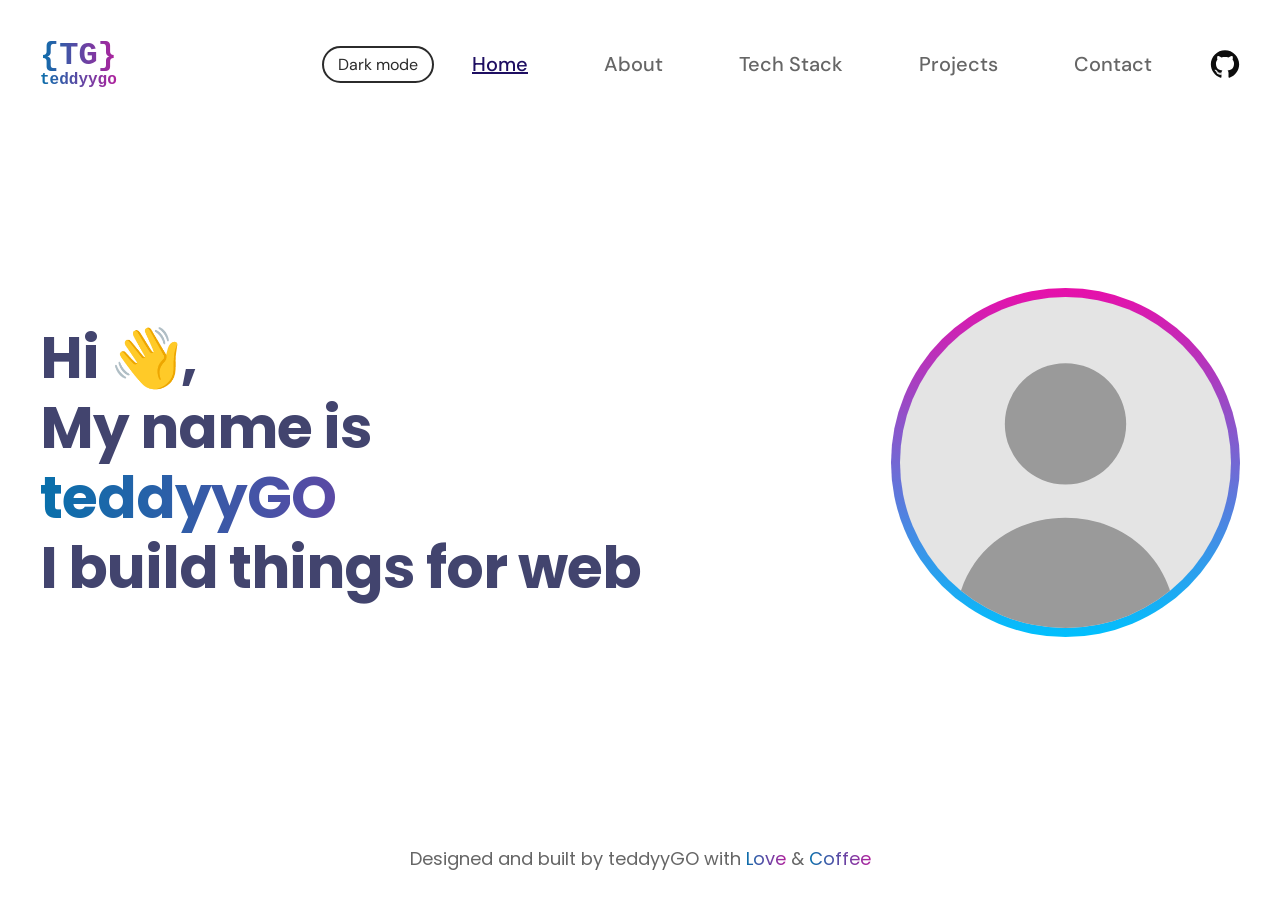
<file: index.html>
<!DOCTYPE html>
<html lang="en">
<head>
  <meta charset="UTF-8">
  <meta name="viewport" content="width=device-width, initial-scale=1.0">
  <meta name="robots" content="noindex">
  <meta name="description" content="Portfolio of teddyyGO, frontend developer.">
  <title>teddyyGO | Frontend Developer</title>
  <link rel="preconnect" href="https://fonts.googleapis.com">
  <link rel="preconnect" href="https://fonts.gstatic.com" crossorigin>
  <link href="https://fonts.googleapis.com/css2?family=DM+Sans:wght@400;500;700&amp;family=Poppins:wght@300;400;500;700&amp;display=swap" rel="stylesheet">
  <script src="js/theme.js"></script>
  <link rel="stylesheet" href="css/base.css">
  <link rel="stylesheet" href="css/home.css">
  <script src="js/menu.js" defer></script>
</head>
<body>
  <a href="#main" class="skip-link">Skip to content</a>
  <header class="site-header">
    <div class="container header-inner">
      <a href="index.html" class="logo gradient-text" aria-label="teddyyGO, home">
        <span class="logo-top">{TG}</span>
        <span class="logo-bottom">teddyygo</span>
      </a>

      <button class="theme-button" type="button" aria-pressed="false">Dark mode</button>

      <button class="menu-button" type="button" aria-expanded="false" aria-controls="menu">
        <span></span>
        <span></span>
        <span></span>
        <span class="visually-hidden">Menu</span>
      </button>

      <div class="menu" id="menu">
        <nav aria-label="Main">
          <ul class="nav-list">
            <li><a href="index.html" aria-current="page">Home</a></li>
            <li><a href="about.html">About</a></li>
            <li><a href="tech-stack.html">Tech Stack</a></li>
            <li><a href="projects.html">Projects</a></li>
            <li><a href="contact.html">Contact</a></li>
          </ul>
        </nav>
        <ul class="social-list">
          <li><a href="https://github.com/teddyyGO"><img src="img/icons/github.svg" alt="GitHub" width="30" height="30"></a></li>
        </ul>
      </div>
    </div>
  </header>

  <main id="main">
    <section class="container hero" aria-labelledby="hero-title">
      <h1 class="hero-title" id="hero-title">
        <span>Hi <span aria-hidden="true">👋</span>,</span>
        <span>My name is</span>
        <span class="gradient-text">teddyyGO</span>
        <span>I build things for web</span>
      </h1>
      <div class="hero-image">
        <img src="img/profile.svg" alt="Avatar" width="300" height="300">
      </div>
    </section>
  </main>

  <footer class="site-footer">
    <div class="container">
      <p>Designed and built by teddyyGO with <span class="gradient-text">Love</span> &amp; <span class="gradient-text">Coffee</span></p>
    </div>
  </footer>
</body>
</html>
</file>
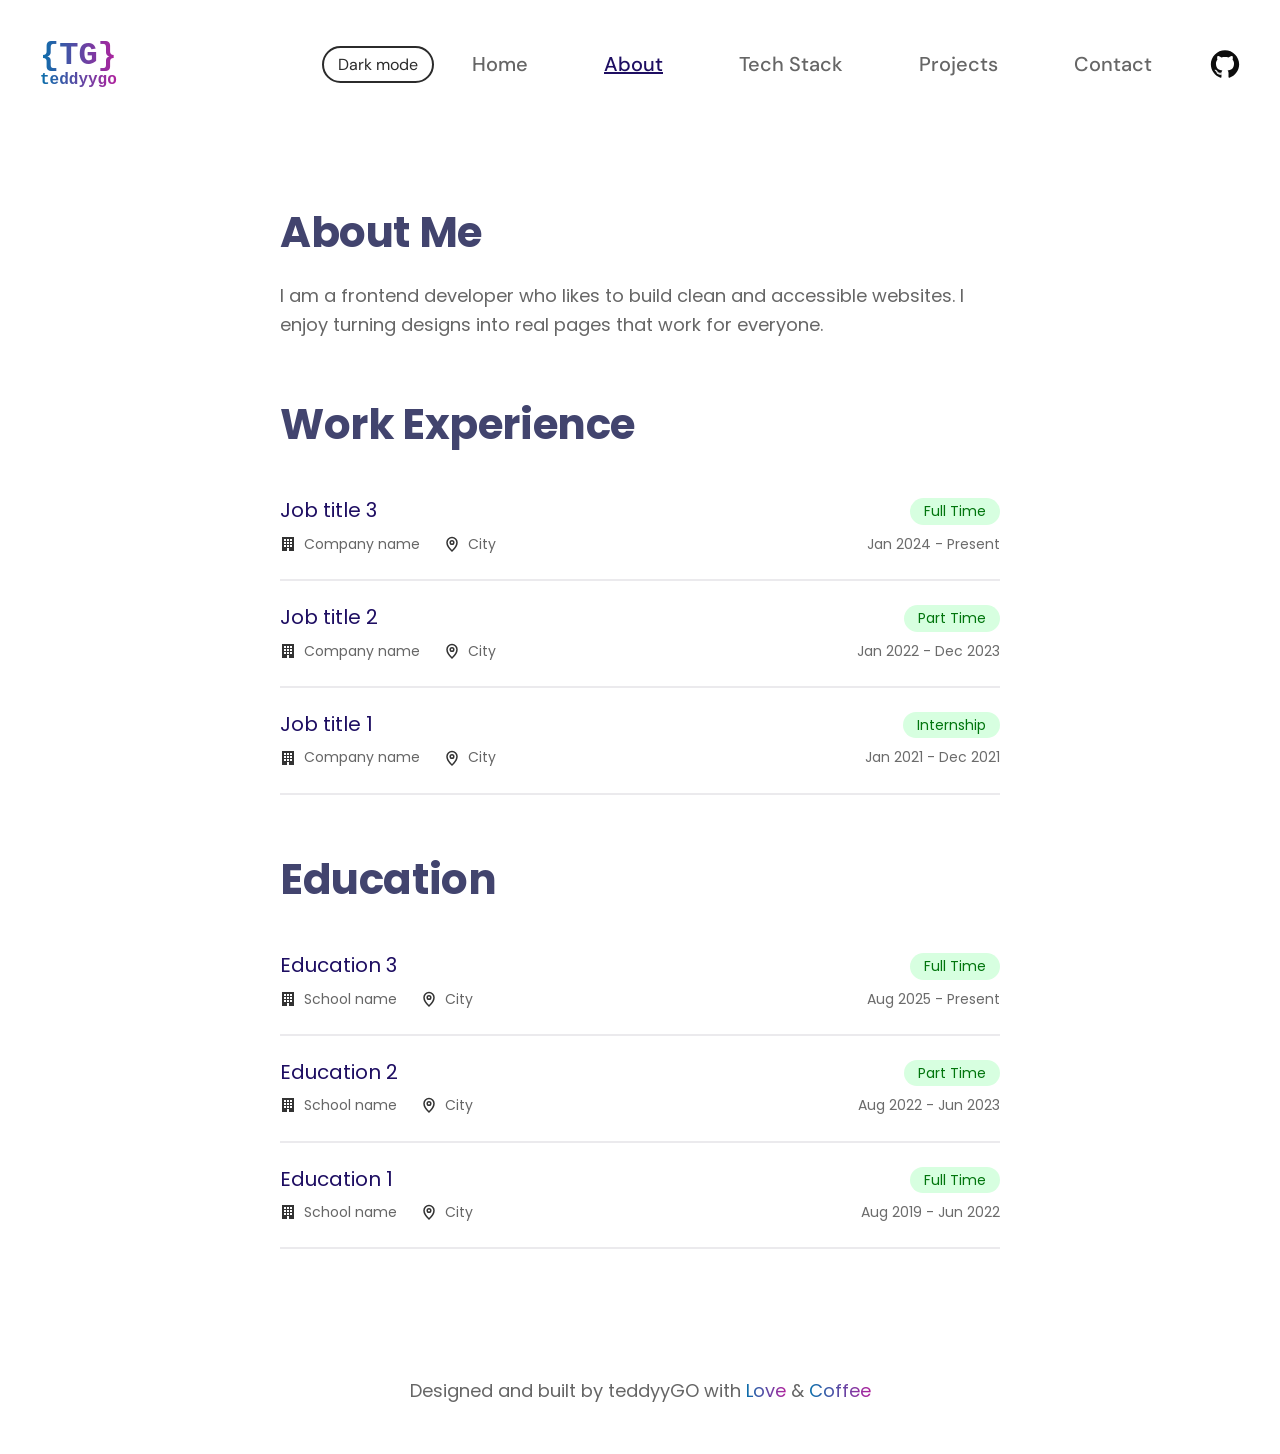
<file: about.html>
<!DOCTYPE html>
<html lang="en">
<head>
  <meta charset="UTF-8">
  <meta name="viewport" content="width=device-width, initial-scale=1.0">
  <meta name="robots" content="noindex">
  <meta name="description" content="About teddyyGO, work experience and education.">
  <title>About | teddyyGO</title>
  <link rel="preconnect" href="https://fonts.googleapis.com">
  <link rel="preconnect" href="https://fonts.gstatic.com" crossorigin>
  <link href="https://fonts.googleapis.com/css2?family=DM+Sans:wght@400;500;700&amp;family=Poppins:wght@300;400;500;700&amp;display=swap" rel="stylesheet">
  <script src="js/theme.js"></script>
  <link rel="stylesheet" href="css/base.css">
  <link rel="stylesheet" href="css/about.css">
  <script src="js/menu.js" defer></script>
  <script src="js/cv.js" defer></script>
</head>
<body>
  <a href="#main" class="skip-link">Skip to content</a>
  <header class="site-header">
    <div class="container header-inner">
      <a href="index.html" class="logo gradient-text" aria-label="teddyyGO, home">
        <span class="logo-top">{TG}</span>
        <span class="logo-bottom">teddyygo</span>
      </a>

      <button class="theme-button" type="button" aria-pressed="false">Dark mode</button>

      <button class="menu-button" type="button" aria-expanded="false" aria-controls="menu">
        <span></span>
        <span></span>
        <span></span>
        <span class="visually-hidden">Menu</span>
      </button>

      <div class="menu" id="menu">
        <nav aria-label="Main">
          <ul class="nav-list">
            <li><a href="index.html">Home</a></li>
            <li><a href="about.html" aria-current="page">About</a></li>
            <li><a href="tech-stack.html">Tech Stack</a></li>
            <li><a href="projects.html">Projects</a></li>
            <li><a href="contact.html">Contact</a></li>
          </ul>
        </nav>
        <ul class="social-list">
          <li><a href="https://github.com/teddyyGO"><img src="img/icons/github.svg" alt="GitHub" width="30" height="30"></a></li>
        </ul>
      </div>
    </div>
  </header>

  <main id="main">
    <div class="container about">
      <h1>About Me</h1>
      <p class="about-text">I am a frontend developer who likes to build clean and accessible websites. I enjoy turning designs into real pages that work for everyone.</p>
      <p id="cv-status" class="status" role="status">Loading CV...</p>

      <section aria-labelledby="work-title">
        <h2 id="work-title">Work Experience</h2>
        <ol class="timeline" id="work-list"></ol>
      </section>

      <section aria-labelledby="education-title">
        <h2 id="education-title">Education</h2>
        <ol class="timeline" id="education-list"></ol>
      </section>
    </div>
  </main>

  <footer class="site-footer">
    <div class="container">
      <p>Designed and built by teddyyGO with <span class="gradient-text">Love</span> &amp; <span class="gradient-text">Coffee</span></p>
    </div>
  </footer>
</body>
</html>
</file>
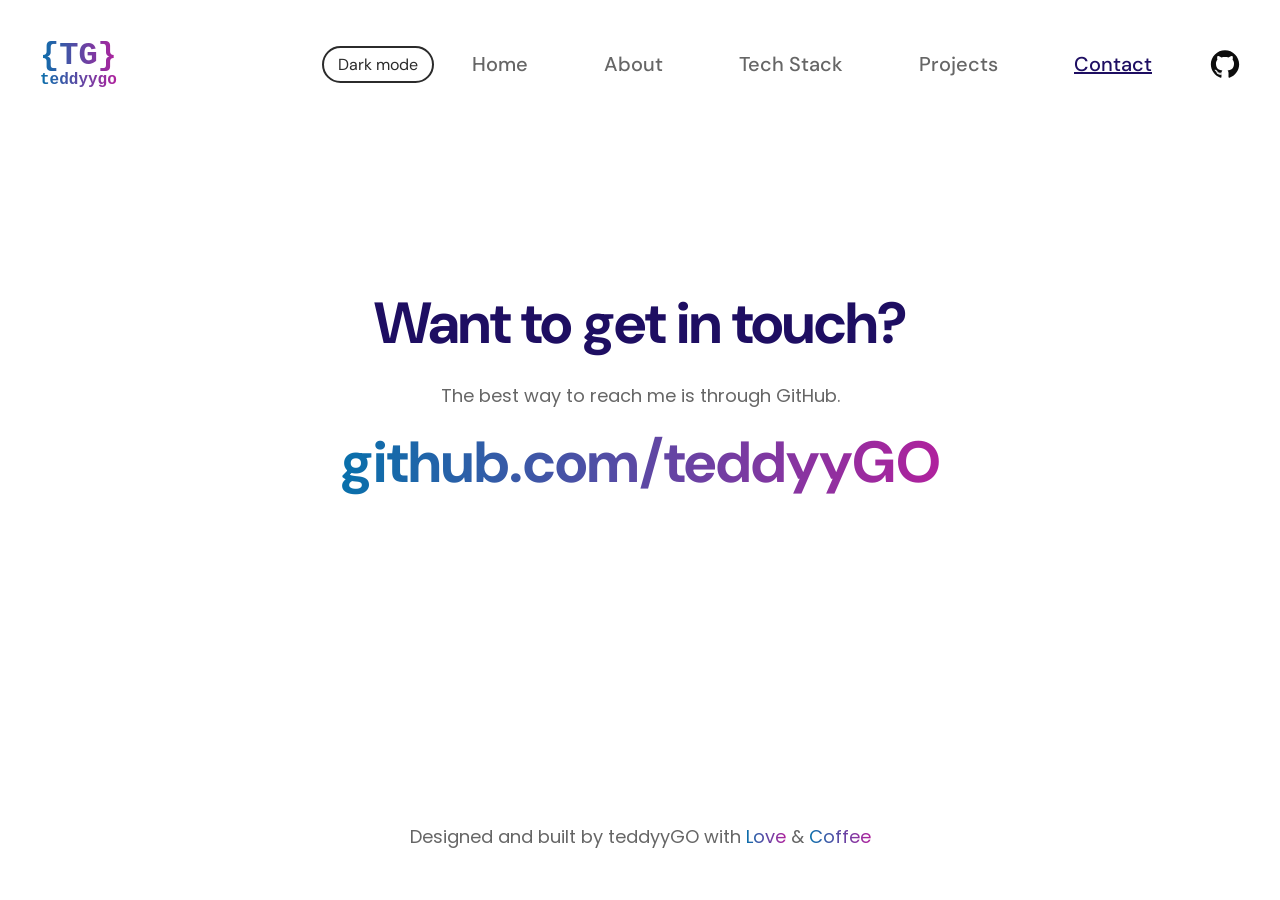
<file: contact.html>
<!DOCTYPE html>
<html lang="en">
<head>
  <meta charset="UTF-8">
  <meta name="viewport" content="width=device-width, initial-scale=1.0">
  <meta name="robots" content="noindex">
  <meta name="description" content="Contact teddyyGO by email or phone.">
  <title>Contact | teddyyGO</title>
  <link rel="preconnect" href="https://fonts.googleapis.com">
  <link rel="preconnect" href="https://fonts.gstatic.com" crossorigin>
  <link href="https://fonts.googleapis.com/css2?family=DM+Sans:wght@400;500;700&amp;family=Poppins:wght@300;400;500;700&amp;display=swap" rel="stylesheet">
  <script src="js/theme.js"></script>
  <link rel="stylesheet" href="css/base.css">
  <link rel="stylesheet" href="css/contact.css">
  <script src="js/menu.js" defer></script>
</head>
<body>
  <a href="#main" class="skip-link">Skip to content</a>
  <header class="site-header">
    <div class="container header-inner">
      <a href="index.html" class="logo gradient-text" aria-label="teddyyGO, home">
        <span class="logo-top">{TG}</span>
        <span class="logo-bottom">teddyygo</span>
      </a>

      <button class="theme-button" type="button" aria-pressed="false">Dark mode</button>

      <button class="menu-button" type="button" aria-expanded="false" aria-controls="menu">
        <span></span>
        <span></span>
        <span></span>
        <span class="visually-hidden">Menu</span>
      </button>

      <div class="menu" id="menu">
        <nav aria-label="Main">
          <ul class="nav-list">
            <li><a href="index.html">Home</a></li>
            <li><a href="about.html">About</a></li>
            <li><a href="tech-stack.html">Tech Stack</a></li>
            <li><a href="projects.html">Projects</a></li>
            <li><a href="contact.html" aria-current="page">Contact</a></li>
          </ul>
        </nav>
        <ul class="social-list">
          <li><a href="https://github.com/teddyyGO"><img src="img/icons/github.svg" alt="GitHub" width="30" height="30"></a></li>
        </ul>
      </div>
    </div>
  </header>

  <main id="main">
    <div class="container contact">
      <h1>Want to get in touch?</h1>
      <p class="contact-text">The best way to reach me is through GitHub.</p>
      <a class="contact-link gradient-text" href="https://github.com/teddyyGO">github.com/teddyyGO</a>
    </div>
  </main>

  <footer class="site-footer">
    <div class="container">
      <p>Designed and built by teddyyGO with <span class="gradient-text">Love</span> &amp; <span class="gradient-text">Coffee</span></p>
    </div>
  </footer>
</body>
</html>
</file>
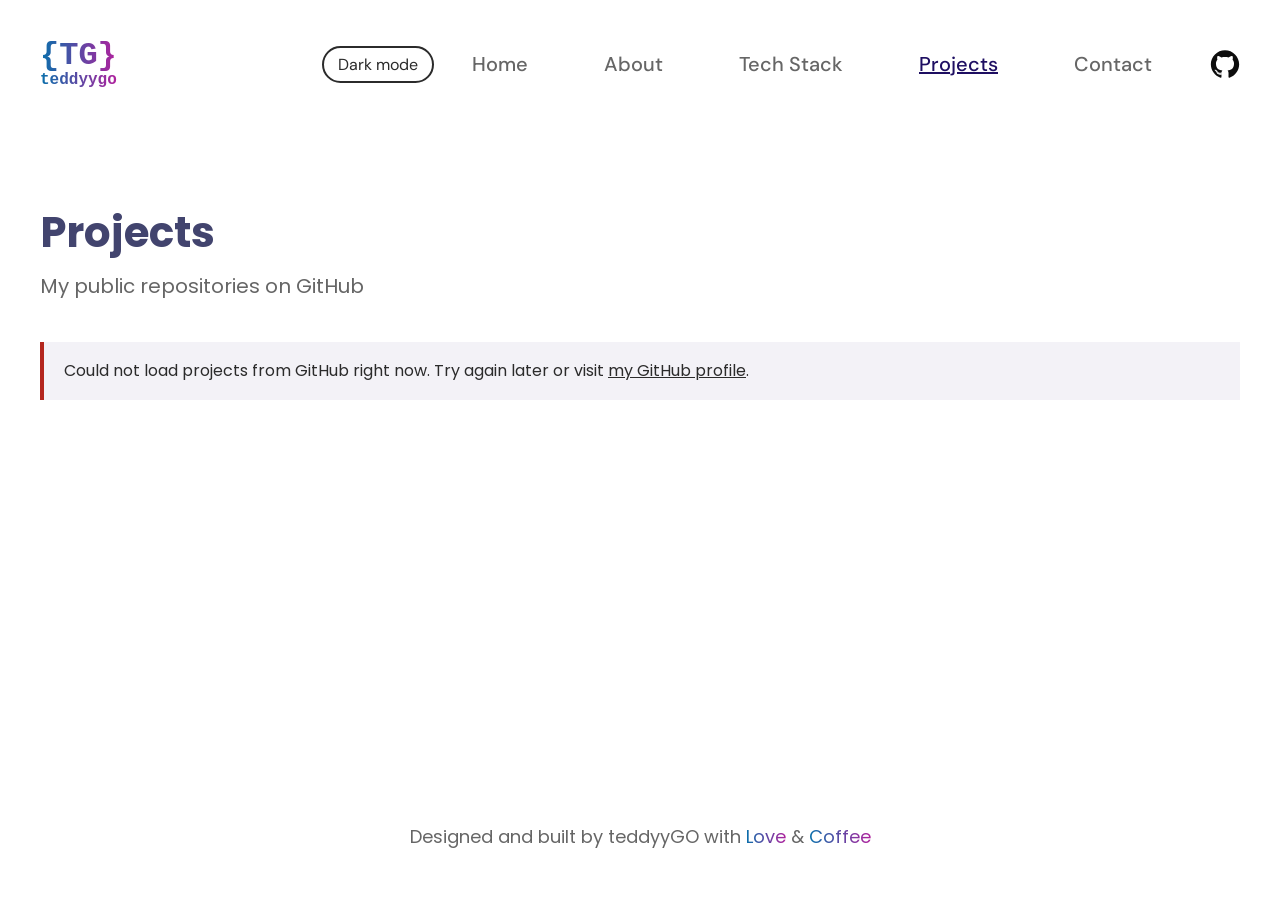
<file: projects.html>
<!DOCTYPE html>
<html lang="en">
<head>
  <meta charset="UTF-8">
  <meta name="viewport" content="width=device-width, initial-scale=1.0">
  <meta name="robots" content="noindex">
  <meta name="description" content="Projects built by teddyyGO.">
  <title>Projects | teddyyGO</title>
  <link rel="preconnect" href="https://fonts.googleapis.com">
  <link rel="preconnect" href="https://fonts.gstatic.com" crossorigin>
  <link href="https://fonts.googleapis.com/css2?family=DM+Sans:wght@400;500;700&amp;family=Poppins:wght@300;400;500;700&amp;display=swap" rel="stylesheet">
  <script src="js/theme.js"></script>
  <link rel="stylesheet" href="css/base.css">
  <link rel="stylesheet" href="css/projects.css">
  <script src="js/menu.js" defer></script>
  <script src="js/projects.js" defer></script>
</head>
<body>
  <a href="#main" class="skip-link">Skip to content</a>
  <header class="site-header">
    <div class="container header-inner">
      <a href="index.html" class="logo gradient-text" aria-label="teddyyGO, home">
        <span class="logo-top">{TG}</span>
        <span class="logo-bottom">teddyygo</span>
      </a>

      <button class="theme-button" type="button" aria-pressed="false">Dark mode</button>

      <button class="menu-button" type="button" aria-expanded="false" aria-controls="menu">
        <span></span>
        <span></span>
        <span></span>
        <span class="visually-hidden">Menu</span>
      </button>

      <div class="menu" id="menu">
        <nav aria-label="Main">
          <ul class="nav-list">
            <li><a href="index.html">Home</a></li>
            <li><a href="about.html">About</a></li>
            <li><a href="tech-stack.html">Tech Stack</a></li>
            <li><a href="projects.html" aria-current="page">Projects</a></li>
            <li><a href="contact.html">Contact</a></li>
          </ul>
        </nav>
        <ul class="social-list">
          <li><a href="https://github.com/teddyyGO"><img src="img/icons/github.svg" alt="GitHub" width="30" height="30"></a></li>
        </ul>
      </div>
    </div>
  </header>

  <main id="main">
    <div class="container projects">
      <h1>Projects</h1>
      <p class="projects-subtitle">My public repositories on GitHub</p>
      <div class="filters" role="group" aria-label="Filter projects by language" hidden>
        <button class="filter-button" type="button" data-language="All" aria-pressed="true">All</button>
        <button class="filter-button" type="button" data-language="JavaScript" aria-pressed="false">JavaScript</button>
        <button class="filter-button" type="button" data-language="TypeScript" aria-pressed="false">TypeScript</button>
      </div>
      <p id="project-status" class="status" role="status">Loading projects from GitHub...</p>
      <ul class="project-list" id="project-list"></ul>
    </div>
  </main>

  <footer class="site-footer">
    <div class="container">
      <p>Designed and built by teddyyGO with <span class="gradient-text">Love</span> &amp; <span class="gradient-text">Coffee</span></p>
    </div>
  </footer>
</body>
</html>
</file>
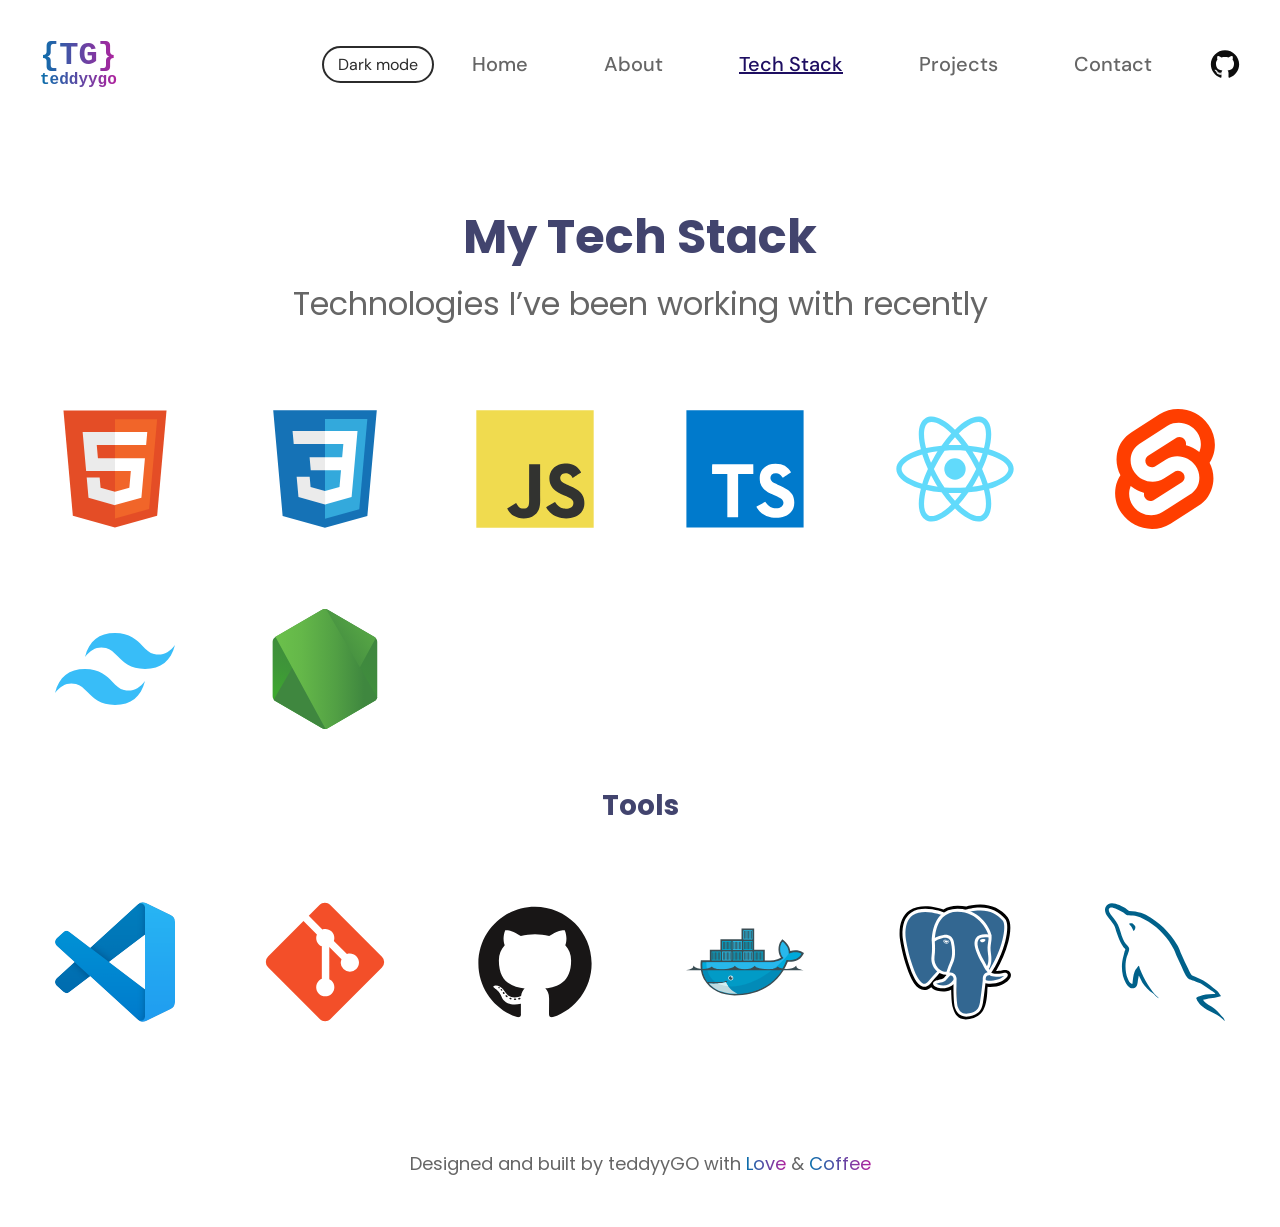
<file: tech-stack.html>
<!DOCTYPE html>
<html lang="en">
<head>
  <meta charset="UTF-8">
  <meta name="viewport" content="width=device-width, initial-scale=1.0">
  <meta name="robots" content="noindex">
  <meta name="description" content="Technologies and tools teddyyGO works with.">
  <title>Tech Stack | teddyyGO</title>
  <link rel="preconnect" href="https://fonts.googleapis.com">
  <link rel="preconnect" href="https://fonts.gstatic.com" crossorigin>
  <link href="https://fonts.googleapis.com/css2?family=DM+Sans:wght@400;500;700&amp;family=Poppins:wght@300;400;500;700&amp;display=swap" rel="stylesheet">
  <script src="js/theme.js"></script>
  <link rel="stylesheet" href="css/base.css">
  <link rel="stylesheet" href="css/tech-stack.css">
  <script src="js/menu.js" defer></script>
</head>
<body>
  <a href="#main" class="skip-link">Skip to content</a>
  <header class="site-header">
    <div class="container header-inner">
      <a href="index.html" class="logo gradient-text" aria-label="teddyyGO, home">
        <span class="logo-top">{TG}</span>
        <span class="logo-bottom">teddyygo</span>
      </a>

      <button class="theme-button" type="button" aria-pressed="false">Dark mode</button>

      <button class="menu-button" type="button" aria-expanded="false" aria-controls="menu">
        <span></span>
        <span></span>
        <span></span>
        <span class="visually-hidden">Menu</span>
      </button>

      <div class="menu" id="menu">
        <nav aria-label="Main">
          <ul class="nav-list">
            <li><a href="index.html">Home</a></li>
            <li><a href="about.html">About</a></li>
            <li><a href="tech-stack.html" aria-current="page">Tech Stack</a></li>
            <li><a href="projects.html">Projects</a></li>
            <li><a href="contact.html">Contact</a></li>
          </ul>
        </nav>
        <ul class="social-list">
          <li><a href="https://github.com/teddyyGO"><img src="img/icons/github.svg" alt="GitHub" width="30" height="30"></a></li>
        </ul>
      </div>
    </div>
  </header>

  <main id="main">
    <div class="container tech">
      <h1>My Tech Stack</h1>
      <p class="tech-subtitle">Technologies I’ve been working with recently</p>
      <ul class="tech-list">
        <li><img src="img/icons/html5.svg" alt="HTML5" width="120" height="120"></li>
        <li><img src="img/icons/css3.svg" alt="CSS3" width="120" height="120"></li>
        <li><img src="img/icons/javascript.svg" alt="JavaScript" width="120" height="120"></li>
        <li><img src="img/icons/typescript.svg" alt="TypeScript" width="120" height="120"></li>
        <li><img src="img/icons/react.svg" alt="React" width="120" height="120"></li>
        <li><img src="img/icons/svelte.svg" alt="Svelte" width="120" height="120"></li>
        <li><img src="img/icons/tailwindcss.svg" alt="Tailwind CSS" width="120" height="120"></li>
        <li><img src="img/icons/nodejs.svg" alt="Node.js" width="120" height="120"></li>
      </ul>

      <section aria-labelledby="tools-title">
        <h2 id="tools-title">Tools</h2>
        <ul class="tech-list">
          <li><img src="img/icons/vscode.svg" alt="Visual Studio Code" width="120" height="120"></li>
          <li><img src="img/icons/git.svg" alt="Git" width="120" height="120"></li>
          <li><img src="img/icons/github.svg" alt="GitHub" width="120" height="120"></li>
          <li><img src="img/icons/docker.svg" alt="Docker" width="120" height="120"></li>
          <li><img src="img/icons/postgresql.svg" alt="PostgreSQL" width="120" height="120"></li>
          <li><img src="img/icons/mysql.svg" alt="MySQL" width="120" height="120"></li>
        </ul>
      </section>
    </div>
  </main>

  <footer class="site-footer">
    <div class="container">
      <p>Designed and built by teddyyGO with <span class="gradient-text">Love</span> &amp; <span class="gradient-text">Coffee</span></p>
    </div>
  </footer>
</body>
</html>
</file>
<file: css/base.css>
:root {
  --color-bg: #ffffff;
  --color-heading: #42446e;
  --color-heading-dark: #1e0e62;
  --color-text: #666666;
  --color-muted: #6b6b6b;
  --color-line: #ebeaed;
  --color-badge-bg: #d7ffe0;
  --color-badge-text: #01750d;
  --color-focus: #482be7;
  --color-card-bg: #ffffff;
  --color-status-bg: #f3f2f7;
  --color-text-strong: #2b2b2b;
  --color-error: #b3261e;
  --gradient: linear-gradient(90deg, #0870ab, #b0219d);

  --font-main: "Poppins", sans-serif;
  --font-nav: "DM Sans", sans-serif;
}

html.dark {
  color-scheme: dark;
  --color-bg: #191919;
  --color-heading: #d9d9d9;
  --color-heading-dark: #ffffff;
  --color-text: #b3b3b3;
  --color-muted: #a7a7a7;
  --color-line: #333333;
  --color-focus: #a99bff;
  --color-card-bg: #262626;
  --color-status-bg: #262626;
  --color-text-strong: #f2f2f2;
  --color-error: #ff8a80;
  --gradient: linear-gradient(90deg, #13b0f5, #f03fbf);
}

.dark img[src$="github.svg"],
.dark img[src$="building.svg"],
.dark img[src$="location.svg"],
.dark .social-list a:hover img {
  filter: invert(1);
}

*,
*::before,
*::after {
  box-sizing: border-box;
}

body {
  margin: 0;
  font-family: var(--font-main);
  color: var(--color-text);
  background-color: var(--color-bg);
  line-height: 1.6;
  min-height: 100vh;
  display: flex;
  flex-direction: column;
}

main {
  flex: 1;
}

img {
  max-width: 100%;
  display: block;
}

h1,
h2,
h3 {
  color: var(--color-heading);
  line-height: 1.2;
  margin: 0;
}

a {
  color: inherit;
}

a:focus-visible,
button:focus-visible {
  outline: 3px solid var(--color-focus);
  outline-offset: 4px;
  border-radius: 4px;
}

.container {
  width: 100%;
  max-width: 1240px;
  margin: 0 auto;
  padding: 0 20px;
}

.visually-hidden {
  position: absolute;
  width: 1px;
  height: 1px;
  overflow: hidden;
  clip: rect(0 0 0 0);
  white-space: nowrap;
}

.skip-link {
  position: absolute;
  left: 16px;
  top: -60px;
  background: var(--color-heading-dark);
  color: var(--color-bg);
  padding: 8px 16px;
  z-index: 10;
}

.skip-link:focus {
  top: 16px;
}

.gradient-text {
  background: var(--gradient);
  -webkit-background-clip: text;
  background-clip: text;
  color: transparent;
}

/* header */

.site-header {
  padding: 24px 0;
}

.header-inner {
  display: flex;
  flex-wrap: wrap;
  align-items: center;
  justify-content: space-between;
}

.logo {
  display: flex;
  flex-direction: column;
  align-items: center;
  font-family: "Courier New", monospace;
  font-weight: bold;
  line-height: 1;
  text-decoration: none;
}

.logo-top {
  font-size: 32px;
}

.logo-bottom {
  font-size: 16px;
}

.menu-button {
  background: none;
  border: none;
  padding: 8px;
  cursor: pointer;
}

.menu-button span {
  display: block;
  width: 32px;
  height: 4px;
  margin: 6px 0;
  background-color: var(--color-text-strong);
  border-radius: 2px;
}

.menu {
  width: 100%;
  text-align: center;
  padding-top: 16px;
}

.js .menu {
  display: none;
}

.js .menu.is-open {
  display: block;
}

.nav-list,
.social-list {
  list-style: none;
  margin: 0;
  padding: 0;
}

.nav-list a {
  display: block;
  padding: 8px;
  font-family: var(--font-nav);
  font-size: 20px;
  font-weight: 500;
  color: var(--color-text);
  text-decoration: none;
}

.nav-list a:hover,
.nav-list a[aria-current="page"] {
  color: var(--color-heading-dark);
  text-decoration: underline;
}

.social-list {
  display: flex;
  justify-content: center;
  gap: 40px;
  margin-top: 16px;
}

.social-list img {
  width: 30px;
  height: 30px;
  filter: grayscale(100%) brightness(0.6);
}

.social-list a:hover img {
  filter: none;
}

.theme-button {
  margin-left: auto;
  margin-right: 12px;
  padding: 6px 14px;
  font-family: var(--font-nav);
  font-size: 16px;
  border: 2px solid var(--color-text-strong);
  border-radius: 100px;
  background-color: transparent;
  color: var(--color-text-strong);
  cursor: pointer;
}

.theme-button[aria-pressed="true"] {
  background-color: var(--color-text-strong);
  color: var(--color-bg);
}

/* footer */

.site-footer {
  padding: 32px 0;
  text-align: center;
  font-size: 16px;
}

.site-footer p {
  margin: 0;
}

@media (min-width: 900px) {
  .menu-button {
    display: none;
  }

  .theme-button {
    margin-right: 20px;
  }

  .js .menu,
  .menu {
    display: flex;
    align-items: center;
    gap: 30px;
    width: auto;
    padding-top: 0;
  }

  .nav-list {
    display: flex;
    gap: 30px;
  }

  .social-list {
    gap: 20px;
    margin-top: 0;
  }

  .site-header {
    padding: 40px 0;
  }

  .site-footer {
    font-size: 18px;
    padding: 48px 0;
  }
}

@media (min-width: 1200px) {
  .js .menu,
  .menu {
    gap: 50px;
  }

  .theme-button {
    margin-right: 30px;
  }

  .nav-list {
    gap: 60px;
  }
}

/* loading, error and empty messages */

.status {
  margin: 40px 0 0;
  padding: 16px 20px;
  border-left: 4px solid var(--color-focus);
  background-color: var(--color-status-bg);
  color: var(--color-text-strong);
}

.status.error {
  border-left-color: var(--color-error);
}
</file>
<file: css/home.css>
.hero {
  display: flex;
  flex-direction: column;
  gap: 40px;
  padding-top: 60px;
  padding-bottom: 60px;
}

.hero-title {
  font-size: 36px;
  font-weight: 700;
  line-height: 1.25;
  letter-spacing: -1px;
  color: var(--color-heading);
}

.hero-title > span {
  display: block;
}

.hero-image {
  width: 260px;
  height: 260px;
  border-radius: 50%;
  padding: 7px;
  background: linear-gradient(180deg, #e70faa, #00c0fd);
}

.hero-image img {
  width: 100%;
  height: 100%;
  object-fit: cover;
  border-radius: 50%;
}

@media (min-width: 900px) {
  .hero {
    flex-direction: row;
    justify-content: space-between;
    align-items: center;
    padding-top: 160px;
    padding-bottom: 160px;
  }

  .hero-title {
    font-size: 48px;
    line-height: 70px;
  }

  .hero-image {
    width: 349px;
    height: 349px;
    padding: 9px;
    flex-shrink: 0;
  }
}

@media (min-width: 1200px) {
  .hero-title {
    font-size: 58px;
  }
}
</file>
<file: css/about.css>
.about {
  max-width: 760px;
  padding-top: 40px;
  padding-bottom: 40px;
}

.about h1,
.about h2 {
  font-size: 32px;
  font-weight: 700;
  letter-spacing: -0.4px;
}

.about h2 {
  margin-top: 60px;
}

.about-text {
  font-size: 18px;
  margin: 24px 0 0;
}

.timeline {
  list-style: none;
  margin: 24px 0 0;
  padding: 0;
}

.timeline-item {
  display: grid;
  grid-template-columns: 1fr auto;
  gap: 8px 16px;
  padding: 24px 0;
  border-bottom: 2px solid var(--color-line);
}

.timeline-item h3 {
  font-size: 20px;
  font-weight: 400;
  color: var(--color-heading-dark);
}

.badge {
  margin: 0;
  justify-self: end;
  align-self: center;
  background-color: var(--color-badge-bg);
  color: var(--color-badge-text);
  font-size: 14px;
  padding: 2px 14px;
  border-radius: 100px;
}

.timeline-info {
  list-style: none;
  margin: 0;
  padding: 0;
  font-size: 14px;
}

.timeline-info li {
  display: flex;
  align-items: center;
  gap: 8px;
}

.timeline-info img {
  width: 16px;
  height: 16px;
}

.timeline-date {
  margin: 0;
  justify-self: end;
  font-size: 14px;
  color: var(--color-muted);
}

@media (min-width: 900px) {
  .about {
    padding-top: 80px;
    padding-bottom: 80px;
  }

  .about h1,
  .about h2 {
    font-size: 42px;
  }

  .timeline-info {
    display: flex;
    gap: 24px;
  }
}
</file>
<file: css/contact.css>
.contact {
  padding-top: 80px;
  padding-bottom: 80px;
  text-align: center;
}

.contact h1 {
  font-family: var(--font-nav);
  font-size: 24px;
  color: var(--color-heading-dark);
  letter-spacing: -0.5px;
}

.contact-text {
  font-size: 18px;
  margin: 24px 0 16px;
}

.contact-link {
  display: inline-block;
  font-family: var(--font-nav);
  font-size: 28px;
  font-weight: 700;
  text-decoration: none;
  word-break: break-word;
}

.contact-link:hover {
  text-decoration: underline;
  text-decoration-color: var(--color-focus);
}

@media (min-width: 900px) {
  .contact {
    padding-top: 160px;
    padding-bottom: 160px;
  }

  .contact h1 {
    font-size: 58px;
    line-height: 70px;
    letter-spacing: -1px;
  }

  .contact-link {
    font-size: 58px;
    line-height: 70px;
  }
}
</file>
<file: css/projects.css>
.projects {
  padding-top: 40px;
  padding-bottom: 40px;
}

.projects h1 {
  font-size: 32px;
  font-weight: 700;
}

.projects-subtitle {
  font-size: 20px;
  margin: 12px 0 0;
}

.project-list {
  list-style: none;
  margin: 40px 0 0;
  padding: 0;
  display: grid;
  grid-template-columns: 1fr;
  gap: 48px;
}

.project-card {
  display: flex;
  flex-direction: column;
  height: 100%;
  background-color: var(--color-card-bg);
  border-radius: 20px;
  box-shadow: 2px 2px 100px rgba(0, 0, 0, 0.2);
  overflow: hidden;
}

.project-card img {
  width: 100%;
  height: 260px;
  object-fit: cover;
}

.project-content {
  display: flex;
  flex-direction: column;
  flex: 1;
  padding: 24px 28px;
}

.project-content h2 {
  font-size: 24px;
  font-weight: 500;
  color: var(--color-text-strong);
}

.project-text {
  font-size: 18px;
  font-weight: 300;
  margin: 16px 0;
}

.project-tech {
  font-size: 14px;
  font-weight: 300;
  color: var(--color-text-strong);
  margin: 0 0 20px;
}

.project-tech strong {
  font-weight: 500;
}

.project-links {
  display: flex;
  justify-content: space-between;
  margin-top: auto;
}

.project-links a {
  display: flex;
  align-items: center;
  gap: 8px;
  font-size: 16px;
  color: var(--color-text-strong);
}

.project-links img {
  width: 20px;
  height: 20px;
}

@media (min-width: 700px) {
  .project-list {
    grid-template-columns: repeat(2, 1fr);
  }
}

@media (min-width: 1100px) {
  .projects {
    padding-top: 80px;
    padding-bottom: 80px;
  }

  .projects h1 {
    font-size: 42px;
  }

  .project-list {
    grid-template-columns: repeat(3, 1fr);
    gap: 48px;
    margin-top: 80px;
  }

  .project-content h2 {
    font-size: 28px;
  }
}

.filters {
  display: flex;
  flex-wrap: wrap;
  gap: 12px;
  margin-top: 32px;
}

.filter-button {
  font-family: var(--font-nav);
  font-size: 16px;
  padding: 8px 20px;
  border: 2px solid var(--color-heading);
  border-radius: 100px;
  background-color: transparent;
  color: var(--color-heading);
  cursor: pointer;
}

.filter-button:hover {
  background-color: var(--color-status-bg);
}

.filter-button[aria-pressed="true"] {
  background-color: var(--color-heading);
  color: var(--color-bg);
}

.filters[hidden] {
  display: none;
}
</file>
<file: css/tech-stack.css>
.tech {
  padding-top: 40px;
  padding-bottom: 40px;
  text-align: left;
}

.tech h1 {
  font-size: 32px;
  font-weight: 700;
}

.tech h2 {
  font-size: 28px;
  margin-top: 60px;
}

.tech-subtitle {
  font-size: 20px;
  margin: 12px 0 0;
}

.tech-list {
  list-style: none;
  margin: 40px 0 0;
  padding: 0;
  display: grid;
  grid-template-columns: repeat(4, 1fr);
  gap: 32px 24px;
}

.tech-list img {
  width: 100%;
  max-width: 120px;
  aspect-ratio: 1;
  object-fit: contain;
}

@media (min-width: 900px) {
  .tech {
    padding-top: 80px;
    padding-bottom: 80px;
    text-align: center;
  }

  .tech h1 {
    font-size: 48px;
  }

  .tech-subtitle {
    font-size: 32px;
  }

  .tech-list {
    grid-template-columns: repeat(6, 1fr);
    gap: 80px 60px;
    margin-top: 80px;
  }

  .tech-list li {
    display: flex;
    justify-content: center;
  }
}
</file>
